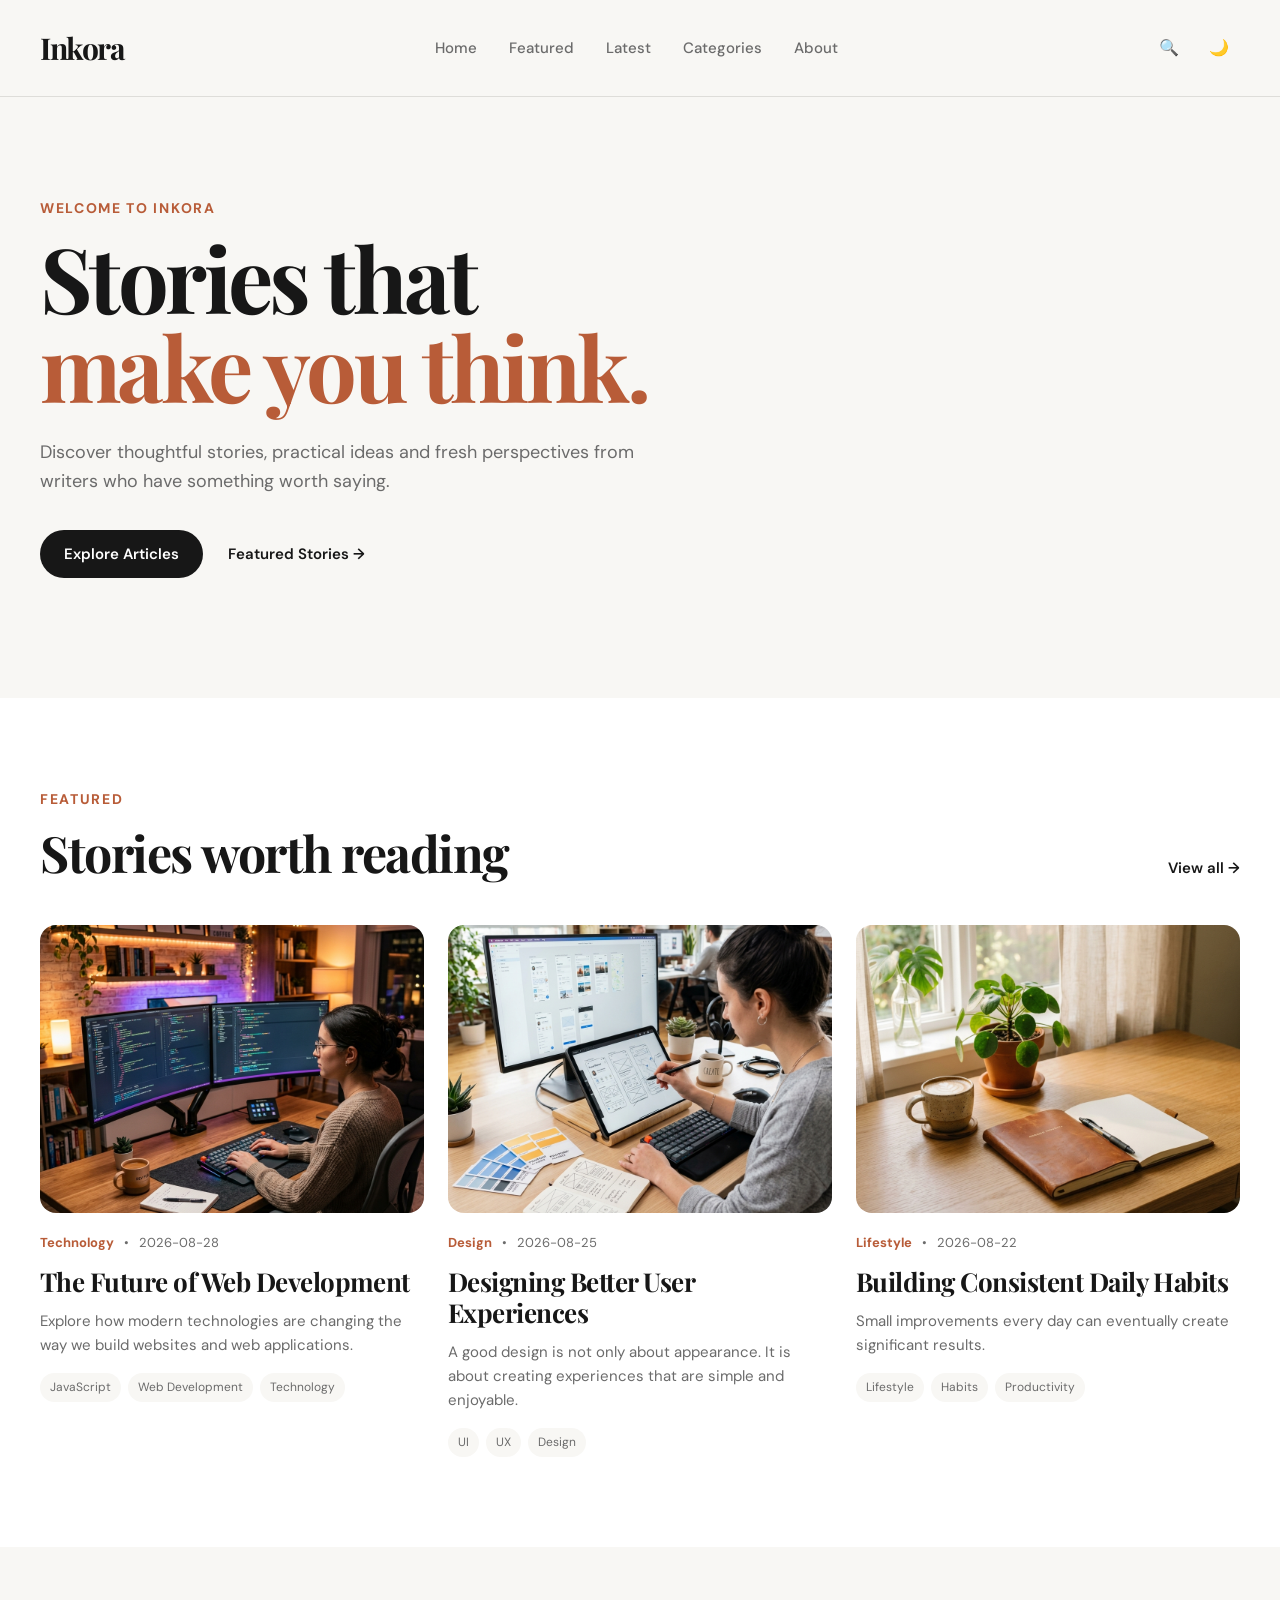
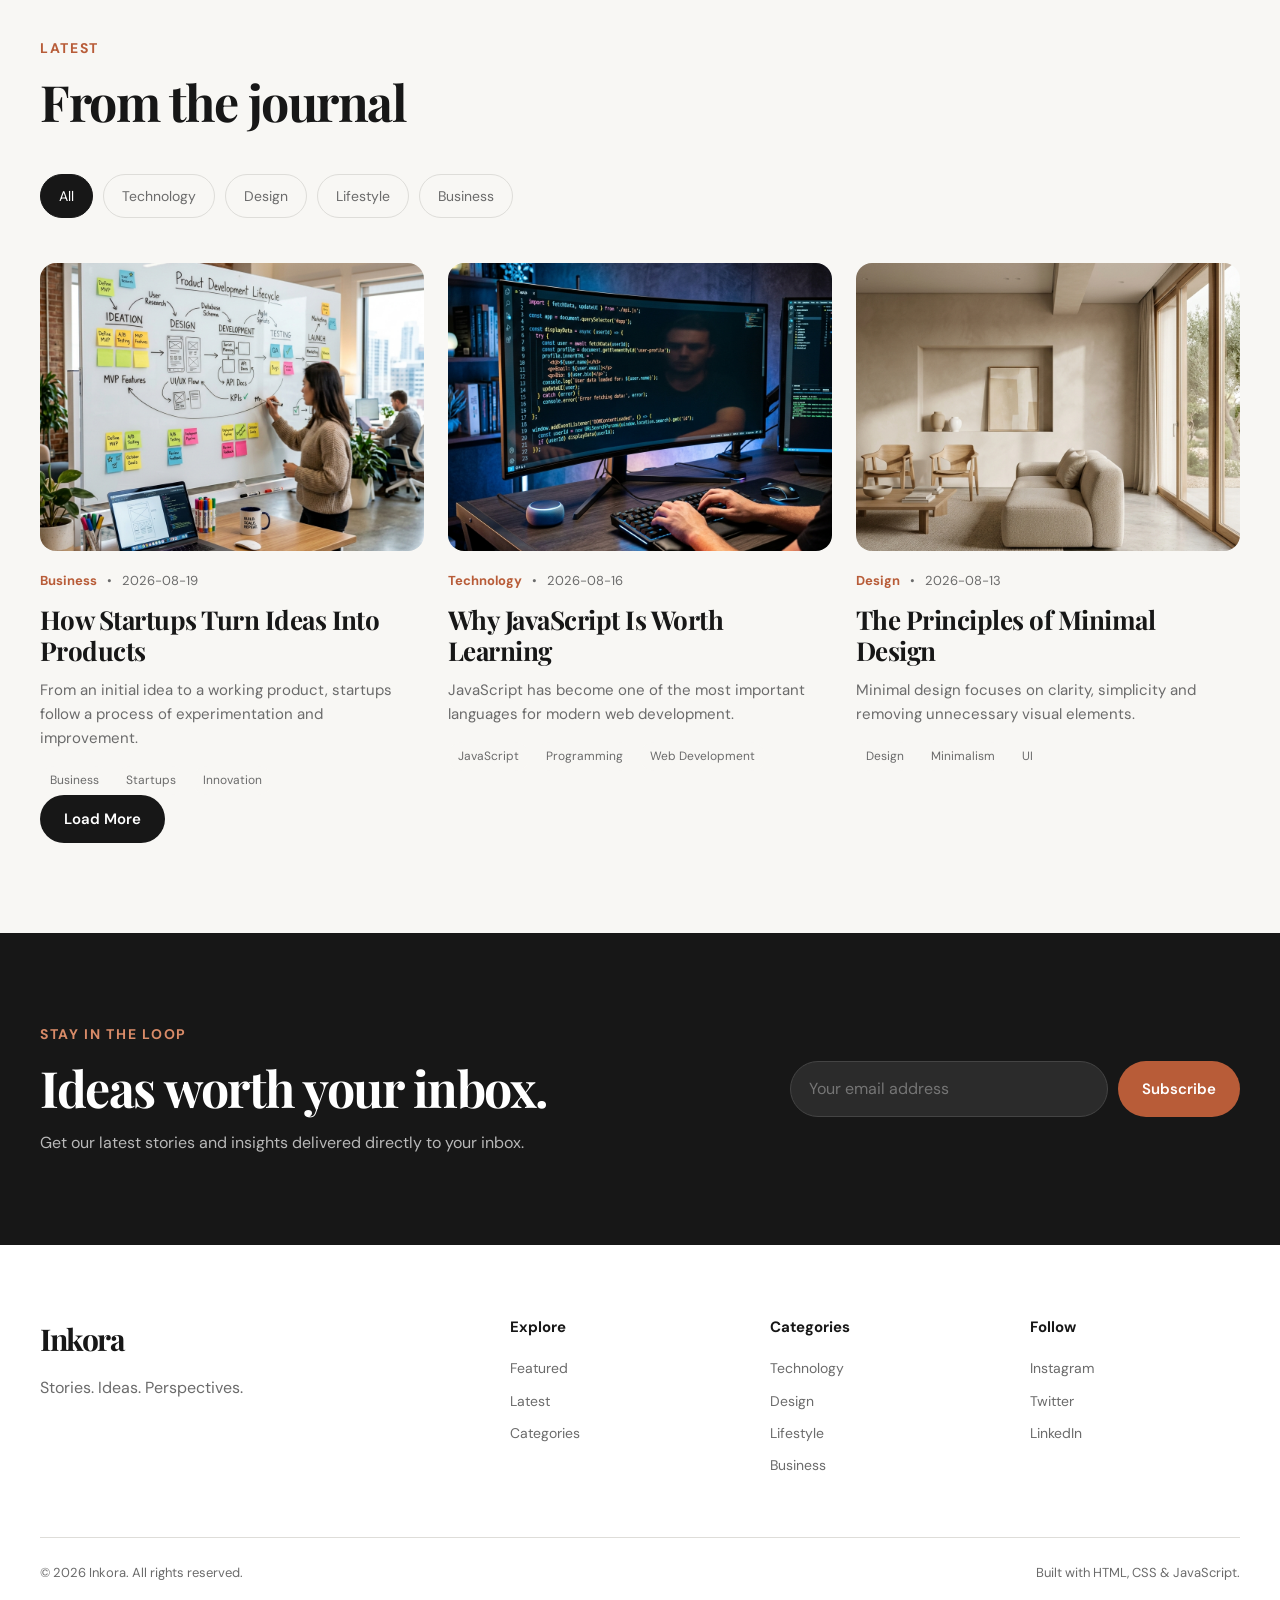
<file: index.html>
<!DOCTYPE html>
<html lang="en">

<head>
    <meta charset="UTF-8">
    <meta name="viewport" content="width=device-width, initial-scale=1.0">
    <meta name="description" content="Inkora — Stories, ideas and perspectives.">
    <title>Inkora — Stories. Ideas. Perspectives.</title>

    <link rel="preconnect" href="https://fonts.googleapis.com">
    <link rel="preconnect" href="https://fonts.gstatic.com" crossorigin>
    <link href="https://fonts.googleapis.com/css2?family=DM+Sans:wght@400;500;600;700&family=Playfair+Display:wght@500;600;700&display=swap" rel="stylesheet">

    <link rel="stylesheet" href="./css/style.css">

    <script src="./js/posts.js" defer></script>
    <script src="./js/main.js" defer></script>
    <script src="./js/search.js" defer></script>
</head>

<body>

    <header class="header">
        <div class="container header-container">
            <a href="index.html" class="logo">
                Inkora
            </a>

            <nav class="navbar" id="navbar" aria-label="Main navigation">
                <a href="#home" class="navbar-link">
                    Home
                </a>
                <a href="#featured" class="navbar-link">
                    Featured
                </a>
                <a href="#latest" class="navbar-link">
                    Latest
                </a>
                <a href="#categories" class="navbar-link">
                    Categories
                </a>
                <a href="#about" class="navbar-link">
                    About
                </a>
            </nav>

            <div class="header-actions">
                <button class="icon-btn" id="searchBtn" type="button" aria-label="Open search">
                    🔍
                </button>

                <button class="icon-btn" id="themeToggle" type="button" aria-label="Toggle dark mode">
                    🌙
                </button>

                <button class="menu-btn" id="menuBtn" type="button" aria-label="Open navigation menu" aria-expanded="false">
                    ☰
                </button>
            </div>
        </div>
    </header>

    <div class="search-overlay" id="searchOverlay">
        <div class="search-container">
            <button class="close-search" id="closeSearch" type="button" aria-label="Close search">
                ✕
            </button>

            <h2>
                Search Inkora
            </h2>

            <form class="search-form" id="searchForm">
                <input type="search" id="searchInput" placeholder="Search articles..." autocomplete="off">
                <button type="submit" class="btn">
                    Search
                </button>
            </form>
            <div class="search-results" id="searchResults">
            </div>
        </div>
    </div>

    <main id="home">

        <section class="hero">
            <div class="container hero-container">
                <div class="hero-content">
                    <p class="eyebrow">
                        Welcome to Inkora
                    </p>

                    <h1 class="hero-title">
                        Stories that
                        <span>make you think.</span>
                    </h1>

                    <p class="hero-description">
                        Discover thoughtful stories,
                        practical ideas and fresh
                        perspectives from writers
                        who have something worth saying.
                    </p>

                    <div class="hero-actions">
                        <a href="#latest" class="btn">
                            Explore Articles
                        </a>

                        <a href="#featured" class="text-link">
                            Featured Stories →
                        </a>
                    </div>
                </div>
            </div>
        </section>

        <section class="section featured" id="featured">
            <div class="container">
                <div class="section-header">
                    <div>
                        <p class="eyebrow">
                            Featured
                        </p>

                        <h2 class="section-title">
                            Stories worth reading
                        </h2>
                    </div>

                    <a href="#latest" class="text-link">
                        View all →
                    </a>
                </div>

                <div class="featured-grid" id="featuredPosts">
                </div>
            </div>
        </section>

        <section class="section latest" id="latest">
            <div class="container">
                <div class="section-header">
                    <div>
                        <p class="eyebrow">
                            Latest
                        </p>

                        <h2 class="section-title">
                            From the journal
                        </h2>
                    </div>
                </div>

                <div class="category-list" id="categories">
                    <button class="category-btn active" data-category="all">
                        All
                    </button>
                    <button class="category-btn" data-category="Technology">
                        Technology
                    </button>
                    <button class="category-btn" data-category="Design">
                        Design
                    </button>
                    <button class="category-btn" data-category="Lifestyle">
                        Lifestyle
                    </button>
                    <button class="category-btn" data-category="Business">
                        Business
                    </button>
                </div>

                <div class="post-grid" id="latestPosts">
                </div>

                <button class="btn load-more-btn" id="loadMoreBtn" type="button">
                    Load More
                </button>
            </div>
        </section>

        <section class="newsletter-section">
            <div class="container newsletter-container">
                <div>
                    <p class="eyebrow">
                        Stay in the loop
                    </p>

                    <h2 class="section-title">
                        Ideas worth your inbox.
                    </h2>

                    <p>
                        Get our latest stories and
                        insights delivered directly
                        to your inbox.
                    </p>
                </div>

                <form class="newsletter-form" id="newsletterForm">
                    <input type="email" id="newsletterEmail" placeholder="Your email address" required>

                    <button class="btn" type="submit">
                        Subscribe
                    </button>
                </form>
            </div>
        </section>

    </main>

    <footer class="footer" id="about">
        <div class="container">
            <div class="footer-grid">
                <div class="footer-brand">
                    <a href="index.html" class="logo">
                        Inkora
                    </a>

                    <p>
                        Stories. Ideas. Perspectives.
                    </p>
                </div>

                <div class="footer-column">
                    <h3>
                        Explore
                    </h3>

                    <a href="#featured">
                        Featured
                    </a>
                    <a href="#latest">
                        Latest
                    </a>
                    <a href="#categories">
                        Categories
                    </a>
                </div>

                <div class="footer-column">
                    <h3>
                        Categories
                    </h3>

                    <a href="#">
                        Technology
                    </a>
                    <a href="#">
                        Design
                    </a>
                    <a href="#">
                        Lifestyle
                    </a>
                    <a href="#">
                        Business
                    </a>
                </div>

                <div class="footer-column">
                    <h3>
                        Follow
                    </h3>

                    <a href="#">
                        Instagram
                    </a>
                    <a href="#">
                        Twitter
                    </a>
                    <a href="#">
                        LinkedIn
                    </a>
                </div>
            </div>

            <div class="footer-bottom">
                <p>
                    © 2026 Inkora. All rights reserved.
                </p>

                <p>
                    Built with HTML, CSS & JavaScript.
                </p>
            </div>
        </div>
    </footer>

</body>

</html>
</file>
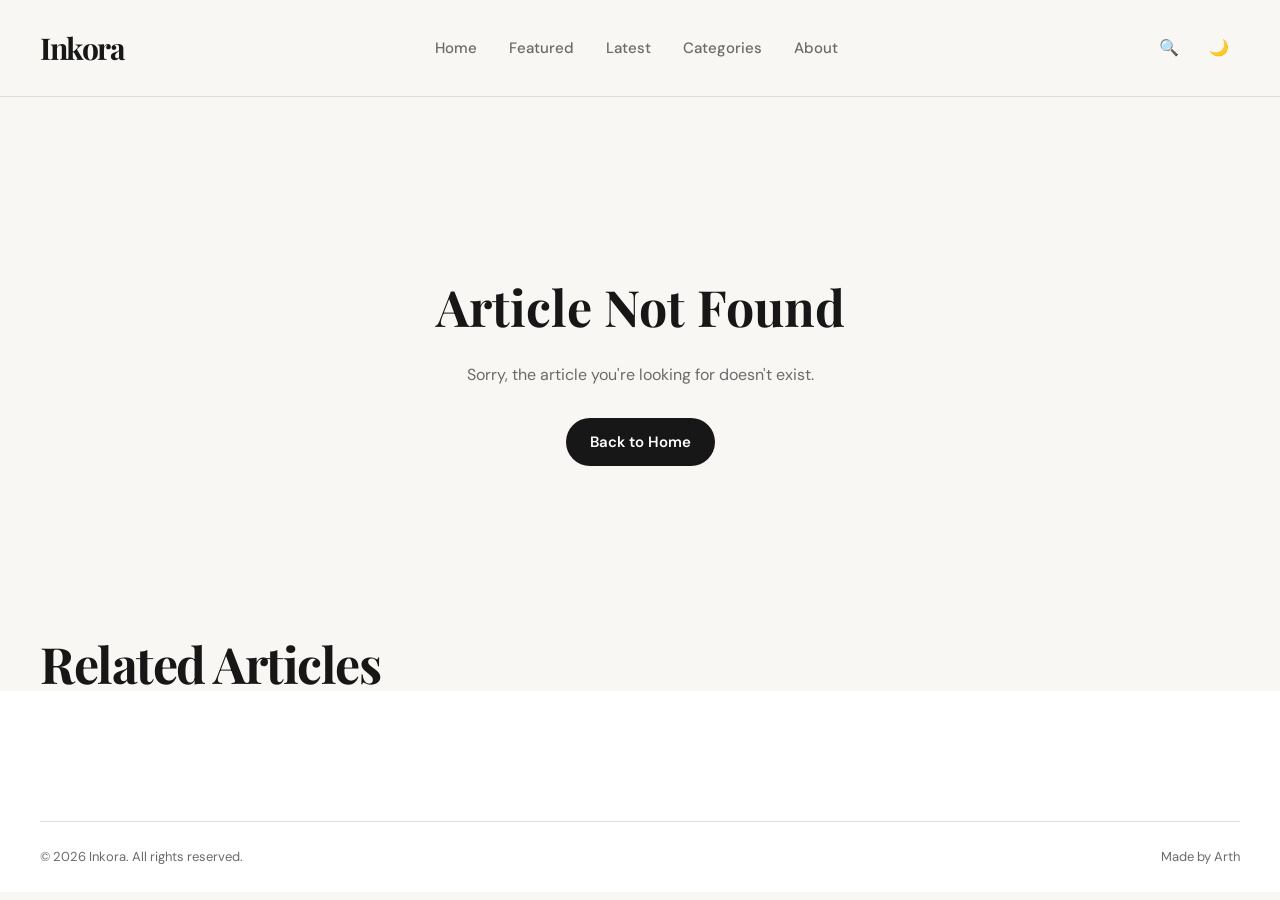
<file: post.html>
<!DOCTYPE html>
<html lang="en">

<head>
    <meta charset="UTF-8">
    <meta name="viewport" content="width=device-width, initial-scale=1.0">
    <meta name="description" content="Read the latest article on Inkora.">
    <title>Article | Inkora</title>

    <link rel="preconnect" href="https://fonts.googleapis.com">
    <link rel="preconnect" href="https://fonts.gstatic.com" crossorigin>
    <link href="https://fonts.googleapis.com/css2?family=DM+Sans:wght@400;500;600;700&family=Playfair+Display:wght@500;600;700&display=swap" rel="stylesheet">

    <link rel="stylesheet" href="./css/style.css">

    <script src="./js/posts.js" defer></script>
    <script src="./js/main.js" defer></script>
    <script src="./js/search.js" defer></script>
    <script src="./js/post.js" defer></script>
</head>

<body>

    <header class="header">
        <div class="container header-container">
            <a href="index.html" class="logo">
                Inkora
            </a>

            <nav class="navbar" id="navbar" aria-label="Main navigation">
                <a href="index.html" class="navbar-link">Home</a>
                <a href="index.html#featured" class="navbar-link">Featured</a>
                <a href="index.html#latest" class="navbar-link">Latest</a>
                <a href="index.html#categories" class="navbar-link">Categories</a>
                <a href="index.html#about" class="navbar-link">About</a>
            </nav>

            <div class="header-actions">
                <button class="icon-btn" id="searchBtn" type="button" aria-label="Open search">
                    🔍
                </button>

                <button class="icon-btn" id="themeToggle" type="button" aria-label="Toggle dark mode">
                    🌙
                </button>

                <button class="menu-btn" id="menuBtn" type="button" aria-label="Open navigation menu" aria-expanded="false">
                    ☰
                </button>
            </div>
        </div>
    </header>

    <div class="search-overlay" id="searchOverlay">
        <div class="search-container">
            <button class="close-search" id="closeSearch" type="button" aria-label="Close search">
                ✕
            </button>
            <h2>Search Inkora</h2>
            <form class="search-form" id="searchForm">
                <input type="search" id="searchInput" placeholder="Search articles..." autocomplete="off">
                <button type="submit" class="btn">Search</button>
            </form>
            <div class="search-results" id="searchResults"></div>
        </div>
    </div>

    <main>

        <article class="article">
            <div class="container">
                <div id="articleContent">
                </div>
            </div>
        </article>

        <section class="related-section" id="relatedSection">
            <div class="container">
                <h2 class="section-title">
                    Related Articles
                </h2>

                <div class="post-grid" id="relatedPosts">
                </div>
            </div>
        </section>

    </main>

    <footer class="footer">
        <div class="container">
            <div class="footer-bottom">
                <p>© 2026 Inkora. All rights reserved.</p>
                <p>Made by Arth</p>
            </div>
        </div>
    </footer>

</body>

</html>
</file>
<file: css/style.css>
* {
    margin: 0;
    padding: 0;
    box-sizing: border-box;
}

:root {

    

    --color-background: #f8f7f4;
    --color-surface: #ffffff;
    --color-text: #171717;
    --color-text-light: #6b6b6b;
    --color-border: #deddd9;
    --color-accent: #b85c38;
    --color-accent-dark: #91452a;


    

    --font-body: "DM Sans", sans-serif;
    --font-heading: "Playfair Display", serif;


    

    --container-width: 1200px;
    --container-padding: 20px;


    

    --radius-small: 8px;
    --radius-medium: 16px;
    --radius-large: 24px;
    --radius-pill: 999px;


    

    --shadow-small:
        0 4px 20px rgba(0, 0, 0, 0.06);

    --shadow-medium:
        0 10px 40px rgba(0, 0, 0, 0.08);


    

    --transition:
        0.25s ease;

}


html.dark-mode {

    --color-background: #171717;
    --color-surface: #222222;
    --color-text: #f5f5f5;
    --color-text-light: #b5b5b5;
    --color-border: #3a3a3a;
    --color-accent: #d87850;
    --color-accent-dark: #b85c38;

}

html {
    font-size: 62.5%;
    scroll-behavior: smooth;
}


body {
    min-height: 100vh;

    background-color: var(--color-background);
    color: var(--color-text);

    font-family: var(--font-body);
    font-size: 1.6rem;
    line-height: 1.6;

    overflow-x: hidden;
}

img {
    display: block;
    max-width: 100%;
}

a {
    color: inherit;
    text-decoration: none;
}

button,
input,
textarea {
    font: inherit;
}

button {
    border: none;
    cursor: pointer;
}

ul {
    list-style: none;
}


.container {
    width: min(
        calc(100% - (var(--container-padding) * 2)),
        var(--container-width)
    );

    margin-inline: auto;
}


.btn {
    display: inline-flex;
    align-items: center;
    justify-content: center;

    min-height: 48px;

    padding-inline: 24px;

    background-color: var(--color-text);
    color: var(--color-surface);

    border-radius: var(--radius-pill);

    font-size: 1.5rem;
    font-weight: 600;

    transition:
        background-color var(--transition),
        transform var(--transition);
}

.btn:hover {
    background-color: var(--color-accent);
    transform: translateY(-2px);
}

.btn-outline {
    background-color: transparent;
    color: var(--color-text);

    border: 1px solid var(--color-border);
}

.btn-outline:hover {
    color: var(--color-surface);
    border-color: var(--color-text);
    background-color: var(--color-text);
}



.header {
    position: relative;
    z-index: 100;

    padding-block: 24px;

    border-bottom: 1px solid var(--color-border);
}

.header-container {
    display: flex;
    align-items: center;
    justify-content: space-between;

    gap: 30px;
}

.logo {
    font-family: var(--font-heading);
    font-size: 3rem;
    font-weight: 700;
    letter-spacing: -0.05em;
}

.navbar {
    display: flex;
    align-items: center;

    gap: 32px;
}

.navbar-link {
    position: relative;

    font-size: 1.5rem;
    font-weight: 500;

    color: var(--color-text-light);

    transition:
        color var(--transition);
}

.navbar-link:hover {
    color: var(--color-text);
}

.header-actions {
    display: flex;
    align-items: center;

    gap: 8px;
}

.icon-btn,
.menu-btn {
    width: 42px;
    height: 42px;

    display: grid;
    place-items: center;

    background: transparent;

    border-radius: 50%;

    transition:
        background-color var(--transition);
}

.icon-btn:hover,
.menu-btn:hover {
    background-color: var(--color-border);
}

.menu-btn {
    display: none;
}


.hero {
    padding-block: 100px 120px;
}

.hero-container {
    display: flex;
    align-items: center;
}

.hero-content {
    max-width: 850px;
}

.eyebrow {
    margin-bottom: 14px;

    color: var(--color-accent);

    font-size: 1.4rem;
    font-weight: 700;

    text-transform: uppercase;
    letter-spacing: 0.12em;
}

.hero-title {
    max-width: 850px;

    font-family: var(--font-heading);

    font-size: clamp(
        5rem,
        8vw,
        9rem
    );

    line-height: 0.98;

    letter-spacing: -0.04em;
}

.hero-title span {
    display: block;

    color: var(--color-accent);
}

.hero-description {
    max-width: 620px;

    margin-top: 28px;

    color: var(--color-text-light);

    font-size: 1.8rem;
}

.hero-actions {
    display: flex;
    align-items: center;

    gap: 25px;

    margin-top: 35px;
}

.text-link {
    font-size: 1.5rem;
    font-weight: 600;

    transition:
        color var(--transition);
}

.text-link:hover {
    color: var(--color-accent);
}


.section {
    padding-block: 90px;
}

.section-header {
    display: flex;
    align-items: flex-end;
    justify-content: space-between;

    gap: 30px;

    margin-bottom: 45px;
}

.section-title {
    font-family: var(--font-heading);

    font-size: clamp(
        3.2rem,
        5vw,
        5rem
    );

    line-height: 1.1;

    letter-spacing: -0.03em;
}


.featured {
    background-color: var(--color-surface);
}

.featured-grid {
    display: grid;

    grid-template-columns:
        repeat(3, 1fr);

    gap: 24px;
}


.post-card {
    overflow: hidden;
}

.post-card-image {
    display: block;

    aspect-ratio: 4 / 3;

    overflow: hidden;

    border-radius: var(--radius-medium);

    background-color: var(--color-border);
}

.post-card-image img {
    width: 100%;
    height: 100%;

    object-fit: cover;

    transition:
        transform 0.5s ease;
}

.post-card:hover .post-card-image img {
    transform: scale(1.04);
}

.post-card-content {
    padding-top: 20px;
}

.post-meta {
    display: flex;
    align-items: center;

    gap: 10px;

    margin-bottom: 12px;

    color: var(--color-text-light);

    font-size: 1.3rem;
}

.post-meta span:first-child {
    color: var(--color-accent);

    font-weight: 700;
}

.post-title {
    font-family: var(--font-heading);

    font-size: 2.6rem;
    line-height: 1.2;

    letter-spacing: -0.02em;

    transition:
        color var(--transition);
}

.post-card:hover .post-title {
    color: var(--color-accent);
}

.post-excerpt {
    margin-top: 12px;

    color: var(--color-text-light);

    font-size: 1.5rem;
}

.post-tags {
    display: flex;
    flex-wrap: wrap;

    gap: 7px;

    margin-top: 16px;
}

.post-tags span {
    padding: 5px 10px;

    background-color: var(--color-background);

    border-radius: var(--radius-pill);

    color: var(--color-text-light);

    font-size: 1.2rem;
}


.latest {
    background-color: var(--color-background);
}

.post-grid {
    display: grid;

    grid-template-columns:
        repeat(3, 1fr);

    gap: 55px 24px;
}


.category-list {
    display: flex;
    flex-wrap: wrap;

    gap: 10px;

    margin-bottom: 45px;
}

.category-btn {
    padding: 10px 18px;

    background-color: transparent;

    border: 1px solid var(--color-border);

    border-radius: var(--radius-pill);

    color: var(--color-text-light);

    font-size: 1.4rem;

    transition:
        background-color var(--transition),
        color var(--transition),
        border-color var(--transition);
}

.category-btn:hover,
.category-btn.active {
    background-color: var(--color-text);
    color: var(--color-surface);

    border-color: var(--color-text);
}


.load-more-wrapper {
    display: flex;
    justify-content: center;

    margin-top: 60px;
}


.newsletter-section {
    padding-block: 90px;

    background-color: var(--color-text);

    color: var(--color-surface);
}

.newsletter-container {
    display: flex;
    align-items: center;
    justify-content: space-between;

    gap: 50px;
}

.newsletter-section .eyebrow {
    color: #d98b68;
}

.newsletter-section .section-title {
    max-width: 600px;
}

.newsletter-section p:not(.eyebrow) {
    max-width: 600px;

    margin-top: 15px;

    color: #b8b8b8;
}

.newsletter-form {
    display: flex;

    width: min(100%, 450px);

    gap: 10px;
}

.newsletter-form input {
    flex: 1;

    min-width: 0;

    padding: 14px 18px;

    background-color: #2b2b2b;

    border: 1px solid #444;

    border-radius: var(--radius-pill);

    outline: none;

    color: white;
}

.newsletter-form input:focus {
    border-color: var(--color-accent);
}

.newsletter-section .btn {
    flex-shrink: 0;

    background-color: var(--color-accent);
}

.newsletter-section .btn:hover {
    background-color: var(--color-accent-dark);
}


.footer {
    padding-block: 70px 25px;

    background-color: var(--color-surface);
}

.footer-grid {
    display: grid;

    grid-template-columns:
        2fr 1fr 1fr 1fr;

    gap: 50px;
}

.footer-brand p {
    margin-top: 12px;

    color: var(--color-text-light);
}

.footer-column h3 {
    margin-bottom: 18px;

    font-size: 1.5rem;
}

.footer-column a {
    display: block;

    margin-top: 10px;

    color: var(--color-text-light);

    font-size: 1.4rem;

    transition:
        color var(--transition);
}

.footer-column a:hover {
    color: var(--color-accent);
}

.footer-bottom {
    display: flex;
    justify-content: space-between;

    gap: 20px;

    margin-top: 60px;
    padding-top: 25px;

    border-top: 1px solid var(--color-border);

    color: var(--color-text-light);

    font-size: 1.3rem;
}


.search-overlay {
    position: fixed;

    inset: 0;

    z-index: 1000;

    display: grid;
    place-items: center;

    padding: 20px;

    background-color: rgba(23, 23, 23, 0.96);

    opacity: 0;
    visibility: hidden;

    transition:
        opacity var(--transition),
        visibility var(--transition);
}

.search-overlay.active {
    opacity: 1;
    visibility: visible;
}

.search-container {
    width: min(100%, 800px);

    position: relative;
}

.search-container h2 {
    margin-bottom: 25px;

    color: white;

    font-family: var(--font-heading);

    font-size: 4rem;
}

.close-search {
    position: absolute;

    top: -60px;
    right: 0;

    width: 42px;
    height: 42px;

    display: grid;
    place-items: center;

    background: transparent;

    color: white;

    font-size: 2rem;
}

.search-form {
    display: flex;

    gap: 10px;
}

.search-form input {
    flex: 1;

    min-width: 0;

    padding: 18px 20px;

    background: white;

    border: none;

    border-radius: var(--radius-pill);

    outline: none;

    font-size: 1.7rem;
}


@media (max-width: 991px) {

    .hero {
        padding-block: 80px 90px;
    }

    .featured-grid,
    .post-grid {
        grid-template-columns:
            repeat(2, 1fr);
    }

    .newsletter-container {
        flex-direction: column;

        align-items: flex-start;
    }

    .footer-grid {
        grid-template-columns:
            repeat(2, 1fr);
    }

}


@media (max-width: 767px) {

    .navbar {
        position: absolute;

        top: calc(100% + 10px);
        left: 20px;
        right: 20px;

        display: flex;
        flex-direction: column;
        align-items: stretch;

        gap: 0;

        padding: 10px;

        background-color: var(--color-surface);

        border: 1px solid var(--color-border);

        border-radius: var(--radius-medium);

        box-shadow: var(--shadow-medium);

        opacity: 0;
        visibility: hidden;

        transform: translateY(-10px);

        transition:
            opacity var(--transition),
            visibility var(--transition),
            transform var(--transition);
    }

    .navbar.active {
        opacity: 1;
        visibility: visible;

        transform: translateY(0);
    }

    .navbar-link {
        padding: 14px;

        border-radius: var(--radius-small);
    }

    .navbar-link:hover {
        background-color: var(--color-background);
    }

    .menu-btn {
        display: grid;
    }

    .hero {
        padding-block: 70px 80px;
    }

    .hero-title {
        font-size: clamp(
            4.5rem,
            14vw,
            7rem
        );
    }

    .hero-description {
        font-size: 1.6rem;
    }

    .hero-actions {
        flex-direction: column;

        align-items: flex-start;
    }

    .section {
        padding-block: 70px;
    }

    .section-header {
        align-items: flex-start;

        flex-direction: column;
    }

    .featured-grid,
    .post-grid {
        grid-template-columns: 1fr;
    }

    .footer-grid {
        grid-template-columns: 1fr;
    }

    .footer-bottom {
        flex-direction: column;
    }

    .newsletter-form {
        flex-direction: column;
    }

    .newsletter-form .btn {
        width: 100%;
    }

}


.article {
    padding-block: 90px;
}

.article-header {
    max-width: 850px;
    margin-inline: auto;
    text-align: center;
}

.article-title {
    margin-top: 20px;
    font-family: var(--font-heading);
    font-size: clamp(4rem, 7vw, 7rem);
    line-height: 1.05;
    letter-spacing: -0.04em;
}

.article-excerpt {
    max-width: 700px;
    margin: 25px auto 0;
    color: var(--color-text-light);
    font-size: 1.8rem;
}

.article-image {
    max-width: 1000px;
    margin: 60px auto 0;
    overflow: hidden;
    border-radius: var(--radius-large);
    background-color: var(--color-border);
}

.article-image img {
    width: 100%;
    max-height: 600px;
    object-fit: cover;
}

.article-body {
    max-width: 750px;
    margin: 60px auto 0;
    font-size: 1.8rem;
    line-height: 1.9;
}

.article-tags {
    display: flex;
    justify-content: center;
    flex-wrap: wrap;
    gap: 8px;
    max-width: 750px;
    margin: 40px auto 0;
}

.article-tags span {
    padding: 7px 14px;
    background-color: var(--color-background);
    border-radius: var(--radius-pill);
    color: var(--color-text-light);
    font-size: 1.3rem;
}

.article-footer {
    display: flex;
    justify-content: center;
    margin-top: 50px;
}

.article-not-found {
    max-width: 600px;
    margin: 80px auto;
    text-align: center;
}

.article-not-found h1 {
    font-family: var(--font-heading);
    font-size: 5rem;
}

.article-not-found p {
    margin: 15px 0 30px;
    color: var(--color-text-light);
}




.search-results {
    margin-top: 30px;
    max-height: 400px;
    overflow-y: auto;
}

.search-result {
    padding: 20px 0;
    border-top: 1px solid rgba(255, 255, 255, 0.15);
}

.search-result:first-child {
    border-top: none;
}

.search-result .post-meta {
    color: #a0a0a0;
}

.search-result .post-meta span:first-child {
    color: var(--color-accent);
}

.search-result-title {
    margin-top: 8px;
    font-family: var(--font-heading);
    font-size: 2.2rem;
}

.search-result-title a {
    color: #ffffff;
    transition: color var(--transition);
}

.search-result-title a:hover {
    color: var(--color-accent);
}

.search-result-excerpt {
    margin-top: 8px;
    color: #b5b5b5;
    font-size: 1.4rem;
    line-height: 1.6;
}

.search-no-results {
    padding: 30px 0;
    color: #b5b5b5;
    text-align: center;
}
</file>
